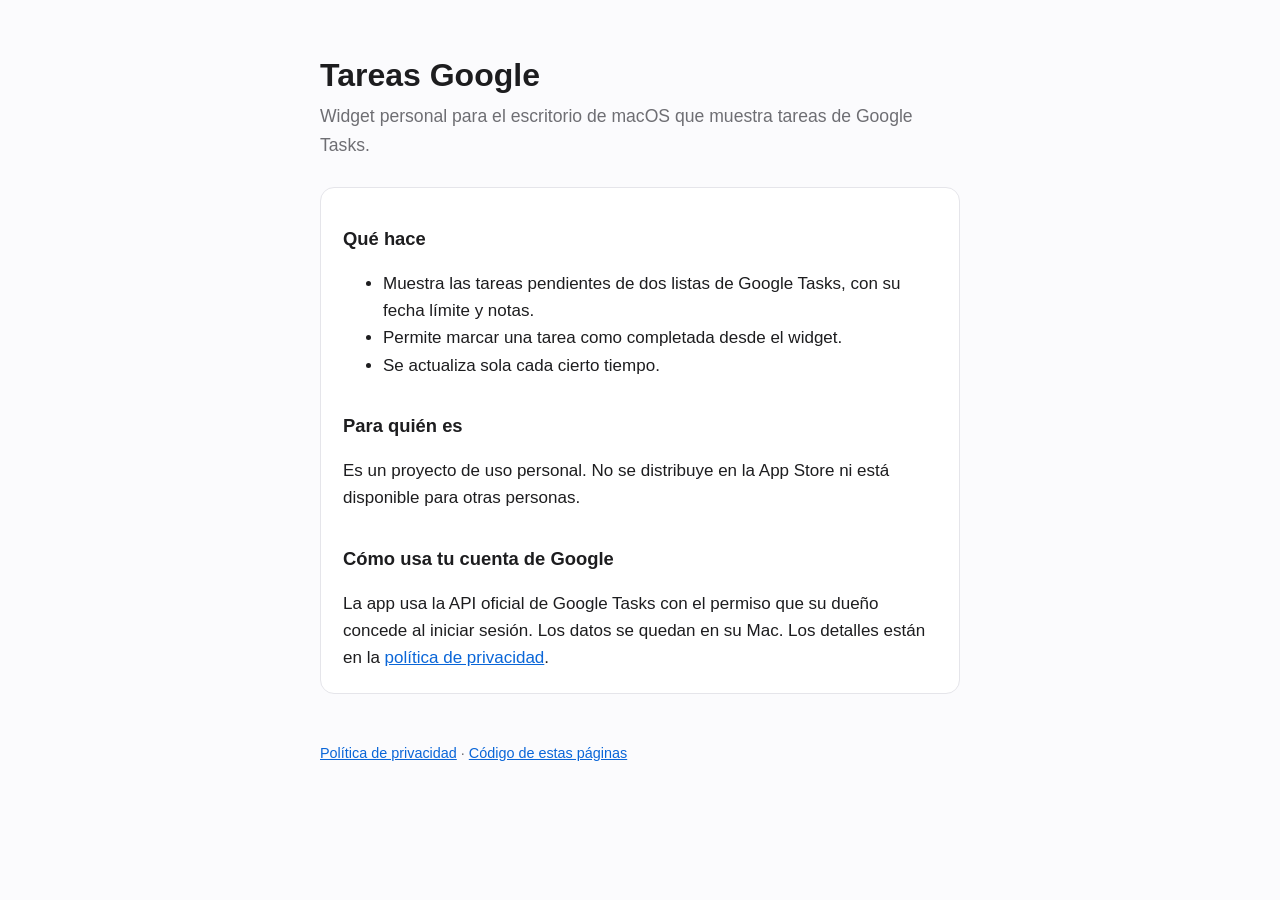
<file: index.html>
<!doctype html>
<html lang="es">
<head>
<meta charset="utf-8">
<meta name="viewport" content="width=device-width, initial-scale=1">
<title>Tareas Google</title>
<link rel="stylesheet" href="style.css">
</head>
<body>
<main>
  <h1>Tareas Google</h1>
  <p class="lead">Widget personal para el escritorio de macOS que muestra tareas de Google Tasks.</p>

  <div class="card">
    <h2>Qué hace</h2>
    <ul>
      <li>Muestra las tareas pendientes de dos listas de Google Tasks, con su fecha límite y notas.</li>
      <li>Permite marcar una tarea como completada desde el widget.</li>
      <li>Se actualiza sola cada cierto tiempo.</li>
    </ul>

    <h2>Para quién es</h2>
    <p>Es un proyecto de uso personal. No se distribuye en la App Store ni está disponible para otras personas.</p>

    <h2>Cómo usa tu cuenta de Google</h2>
    <p>La app usa la API oficial de Google Tasks con el permiso que su dueño concede al iniciar sesión.
    Los datos se quedan en su Mac. Los detalles están en la <a href="privacy.html">política de privacidad</a>.</p>
  </div>

  <footer>
    <a href="privacy.html">Política de privacidad</a> · <a href="https://github.com/Diegordv/tareas-google">Código de estas páginas</a>
  </footer>
</main>
</body>
</html>
</file>
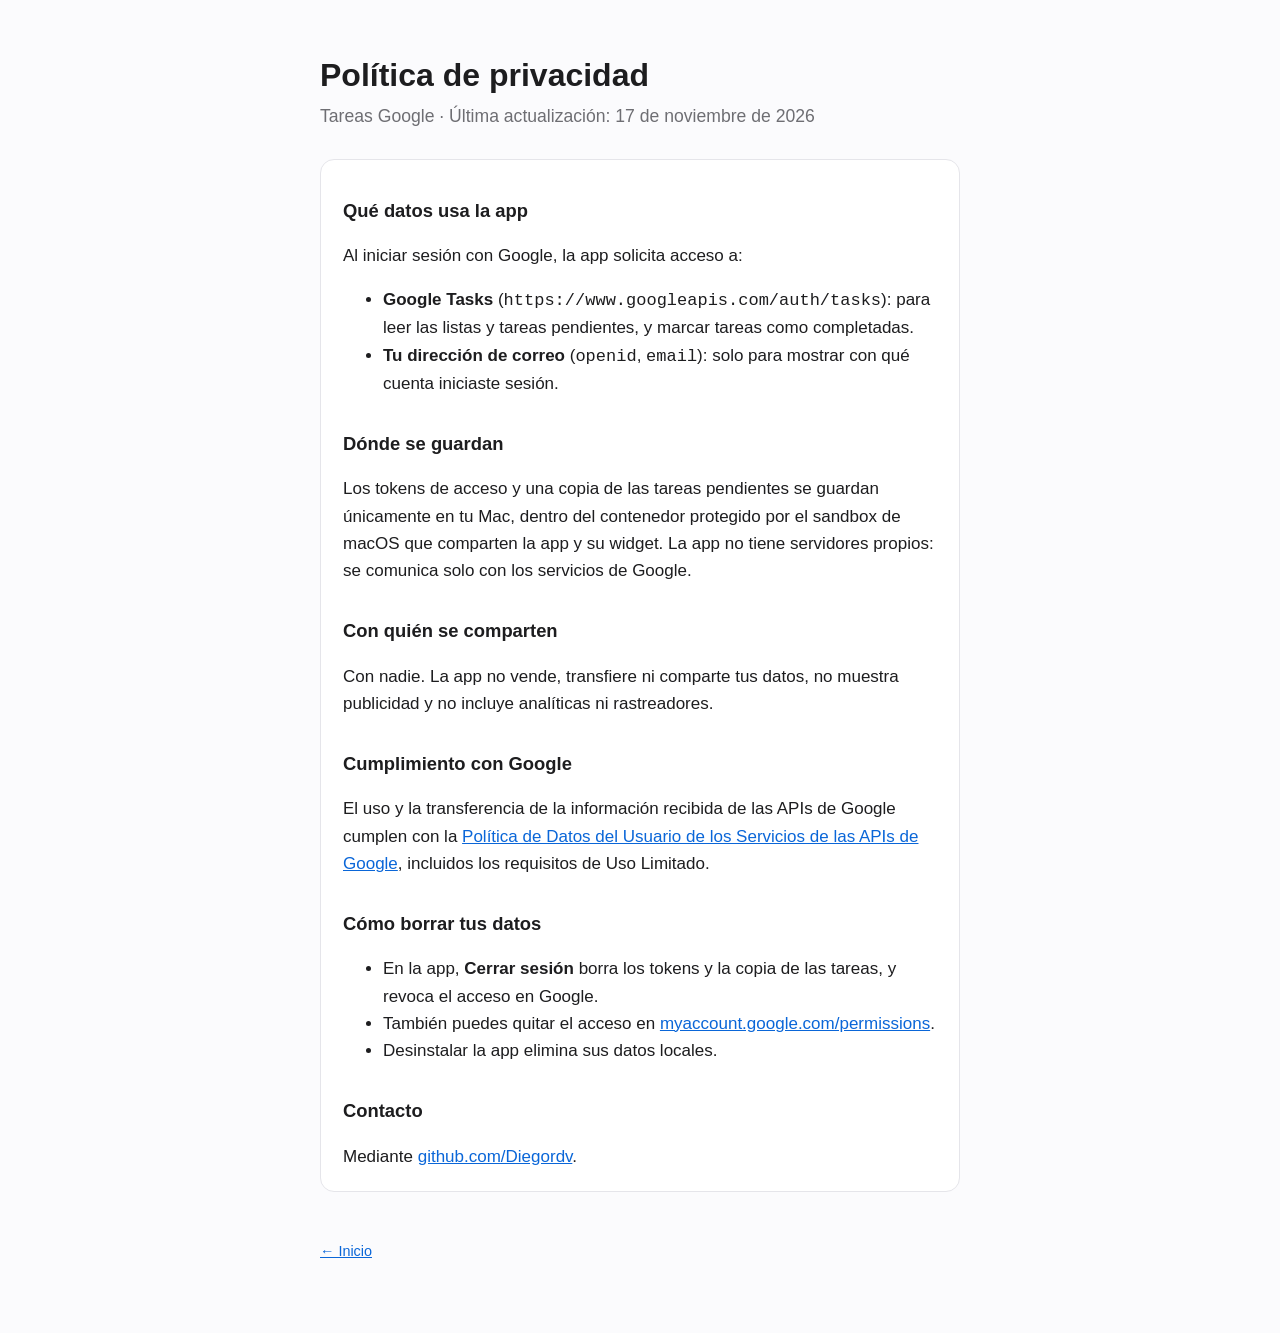
<file: privacy.html>
<!doctype html>
<html lang="es">
<head>
<meta charset="utf-8">
<meta name="viewport" content="width=device-width, initial-scale=1">
<title>Privacidad · Tareas Google</title>
<link rel="stylesheet" href="style.css">
</head>
<body>
<main>
  <h1>Política de privacidad</h1>
  <p class="lead">Tareas Google · Última actualización: 17 de noviembre de 2026</p>

  <div class="card">
    <h2>Qué datos usa la app</h2>
    <p>Al iniciar sesión con Google, la app solicita acceso a:</p>
    <ul>
      <li><strong>Google Tasks</strong> (<code>https://www.googleapis.com/auth/tasks</code>): para leer las listas y tareas pendientes, y marcar tareas como completadas.</li>
      <li><strong>Tu dirección de correo</strong> (<code>openid</code>, <code>email</code>): solo para mostrar con qué cuenta iniciaste sesión.</li>
    </ul>

    <h2>Dónde se guardan</h2>
    <p>Los tokens de acceso y una copia de las tareas pendientes se guardan únicamente en tu Mac, dentro del
    contenedor protegido por el sandbox de macOS que comparten la app y su widget.
    La app no tiene servidores propios: se comunica solo con los servicios de Google.</p>

    <h2>Con quién se comparten</h2>
    <p>Con nadie. La app no vende, transfiere ni comparte tus datos, no muestra publicidad y no incluye
    analíticas ni rastreadores.</p>

    <h2>Cumplimiento con Google</h2>
    <p>El uso y la transferencia de la información recibida de las APIs de Google cumplen con la
    <a href="https://developers.google.com/terms/api-services-user-data-policy">Política de Datos del Usuario de los Servicios de las APIs de Google</a>,
    incluidos los requisitos de Uso Limitado.</p>

    <h2>Cómo borrar tus datos</h2>
    <ul>
      <li>En la app, <strong>Cerrar sesión</strong> borra los tokens y la copia de las tareas, y revoca el acceso en Google.</li>
      <li>También puedes quitar el acceso en <a href="https://myaccount.google.com/permissions">myaccount.google.com/permissions</a>.</li>
      <li>Desinstalar la app elimina sus datos locales.</li>
    </ul>

    <h2>Contacto</h2>
    <p>Mediante <a href="https://github.com/Diegordv">github.com/Diegordv</a>.</p>
  </div>

  <footer><a href="index.html">← Inicio</a></footer>
</main>
</body>
</html>
</file>
<file: style.css>
:root { --bg: #fbfbfd; --fg: #1d1d1f; --muted: #6e6e73; --accent: #0a66d8; --card: #ffffff; --line: #e5e5ea; }
@media (prefers-color-scheme: dark) { :root { --bg: #111113; --fg: #f2f2f7; --muted: #a1a1a6; --accent: #4c9cff; --card: #1c1c1e; --line: #2c2c2e; } }
* { box-sizing: border-box; }
body { margin: 0; background: var(--bg); color: var(--fg); font: 17px/1.6 -apple-system, BlinkMacSystemFont, "Segoe UI", Roboto, sans-serif; }
main { max-width: 680px; margin: 0 auto; padding: 56px 20px 72px; }
h1 { font-size: 2rem; line-height: 1.2; margin: 0 0 8px; }
h2 { font-size: 1.15rem; margin: 32px 0 8px; }
p, li { color: var(--fg); }
.lead { color: var(--muted); font-size: 1.1rem; margin-top: 0; }
.card { background: var(--card); border: 1px solid var(--line); border-radius: 14px; padding: 4px 22px; margin-top: 28px; }
a { color: var(--accent); }
footer { margin-top: 48px; color: var(--muted); font-size: 0.9rem; }
</file>
